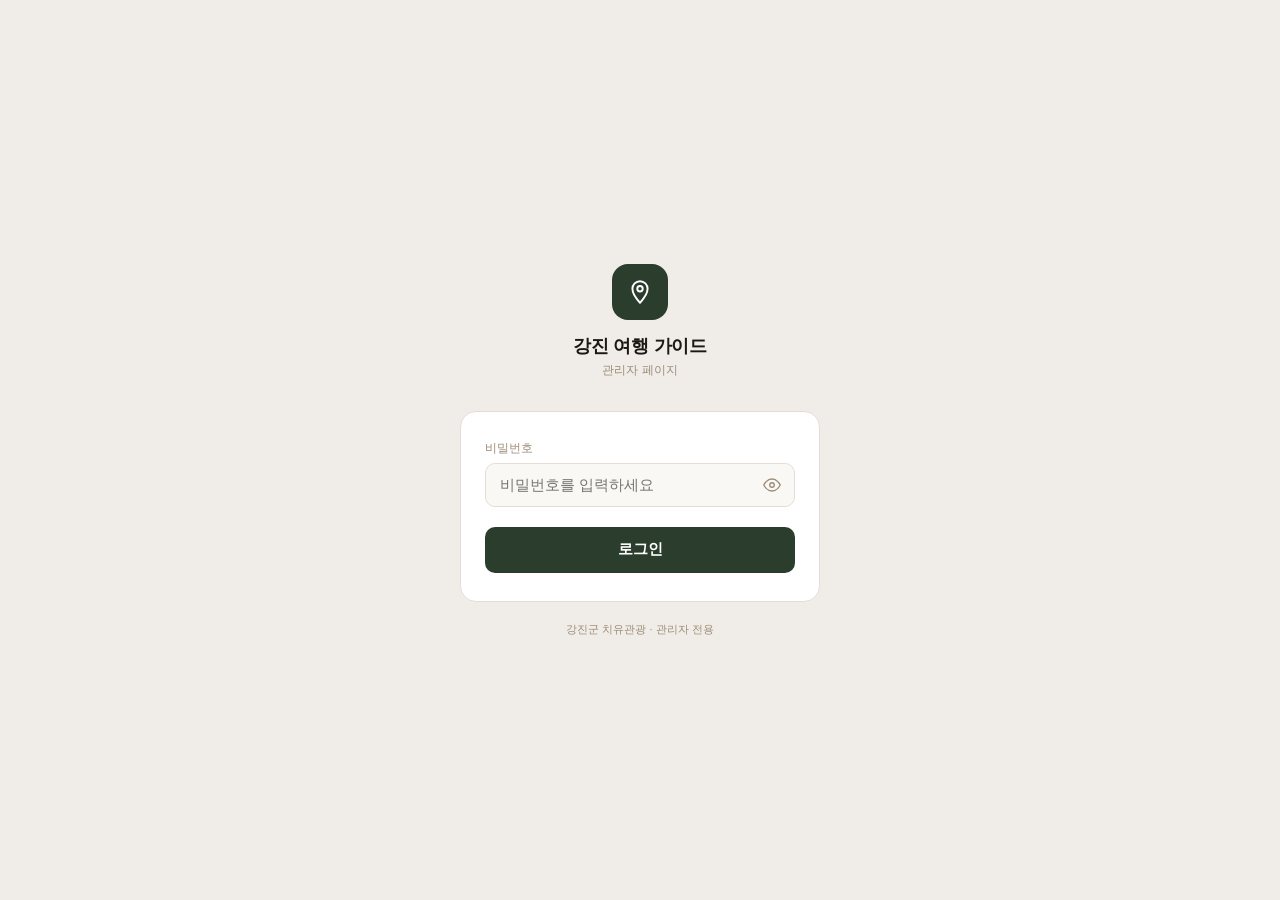
<file: admin/index.html>
<!DOCTYPE html>
<html lang="ko">
<head>
<meta charset="UTF-8">
<meta name="viewport" content="width=device-width, initial-scale=1.0">
<title>관리자 로그인 — 강진 여행 가이드</title>
<style>
  *{box-sizing:border-box;margin:0;padding:0;}
  :root{--green:#2B3D2C;--green-l:#4A6B4C;--green-t:#EBF1E8;--cream:#FAF8F4;--stone:#F0EDE8;--border:#E5DDD5;--text:#1C1814;--muted:#9C8B78;--red:#E05C5C;--radius:10px;}
  body{font-family:-apple-system,'Apple SD Gothic Neo','Noto Sans KR',sans-serif;background:var(--stone);min-height:100vh;display:flex;align-items:center;justify-content:center;padding:1rem;}
  .wrap{width:100%;max-width:360px;}
  .brand{text-align:center;margin-bottom:2rem;}
  .brand-icon{width:56px;height:56px;background:var(--green);border-radius:16px;display:flex;align-items:center;justify-content:center;margin:0 auto 14px;}
  .brand-icon svg{width:26px;height:26px;fill:none;stroke:#fff;stroke-width:1.8;stroke-linecap:round;stroke-linejoin:round;}
  .brand h1{font-size:18px;font-weight:600;color:var(--text);letter-spacing:-0.3px;}
  .brand p{font-size:12px;color:var(--muted);margin-top:4px;}
  .card{background:#fff;border:1px solid var(--border);border-radius:16px;padding:28px 24px;}
  .field{margin-bottom:16px;}
  .field label{display:block;font-size:12px;font-weight:500;color:var(--muted);margin-bottom:6px;}
  .input-wrap{position:relative;}
  .input-wrap input{width:100%;height:44px;border:1px solid var(--border);border-radius:var(--radius);padding:0 40px 0 14px;font-size:15px;color:var(--text);background:var(--cream);outline:none;font-family:inherit;transition:border-color 0.15s,background 0.15s;}
  .input-wrap input:focus{border-color:var(--green);background:#fff;}
  .input-wrap input.error{border-color:var(--red);background:#FFF8F8;}
  .toggle-pw{position:absolute;right:10px;top:50%;transform:translateY(-50%);background:none;border:none;cursor:pointer;padding:4px;color:var(--muted);display:flex;align-items:center;}
  .toggle-pw svg{width:18px;height:18px;fill:none;stroke:currentColor;stroke-width:1.8;stroke-linecap:round;stroke-linejoin:round;}
  .error-msg{font-size:11px;color:var(--red);margin-top:5px;display:none;}
  .error-msg.show{display:block;}
  .btn-login{width:100%;height:46px;background:var(--green);color:#fff;border:none;border-radius:var(--radius);font-size:15px;font-weight:600;cursor:pointer;font-family:inherit;transition:background 0.15s,transform 0.1s;margin-top:4px;}
  .btn-login:hover{background:var(--green-l);}
  .btn-login:active{transform:scale(0.98);}
  .btn-login.loading{background:var(--green-t);color:var(--green-l);pointer-events:none;}
  .footer{text-align:center;margin-top:20px;font-size:11px;color:var(--muted);}
  .shake{animation:shake 0.35s ease;}
  @keyframes shake{0%,100%{transform:translateX(0);}20%{transform:translateX(-6px);}40%{transform:translateX(6px);}60%{transform:translateX(-4px);}80%{transform:translateX(4px);}}
</style>
</head>
<body>
<div class="wrap">
  <div class="brand">
    <div class="brand-icon">
      <svg viewBox="0 0 24 24"><path d="M12 2C8.13 2 5 5.13 5 9c0 5.25 7 13 7 13s7-7.75 7-13c0-3.87-3.13-7-7-7z"/><circle cx="12" cy="9" r="2.5"/></svg>
    </div>
    <h1>강진 여행 가이드</h1>
    <p>관리자 페이지</p>
  </div>

  <div class="card" id="loginCard">
    <div class="field">
      <label for="password">비밀번호</label>
      <div class="input-wrap">
        <input type="password" id="password" placeholder="비밀번호를 입력하세요" autocomplete="current-password"/>
        <button class="toggle-pw" type="button" id="togglePw">
          <svg id="eyeIcon" viewBox="0 0 24 24">
            <path d="M1 12s4-8 11-8 11 8 11 8-4 8-11 8-11-8-11-8z"/>
            <circle cx="12" cy="12" r="3"/>
          </svg>
        </button>
      </div>
      <div class="error-msg" id="errorMsg">비밀번호가 올바르지 않습니다.</div>
    </div>
    <button class="btn-login" id="loginBtn" type="button">로그인</button>
  </div>

  <div class="footer">강진군 치유관광 · 관리자 전용</div>
</div>

<script src="js/config.js"></script>
<script src="js/auth.js"></script>
<script>
  // 이미 로그인된 경우 대시보드로
  if (Auth.isLoggedIn()) window.location.href = 'dashboard.html';

  const input     = document.getElementById('password');
  const btn       = document.getElementById('loginBtn');
  const errMsg    = document.getElementById('errorMsg');
  const toggleBtn = document.getElementById('togglePw');
  const eyeIcon   = document.getElementById('eyeIcon');
  const card      = document.getElementById('loginCard');

  // 비밀번호 표시/숨김
  toggleBtn.addEventListener('click', () => {
    const isText = input.type === 'text';
    input.type   = isText ? 'password' : 'text';
    eyeIcon.innerHTML = isText
      ? '<path d="M1 12s4-8 11-8 11 8 11 8-4 8-11 8-11-8-11-8z"/><circle cx="12" cy="12" r="3"/>'
      : '<path d="M17.94 17.94A10.07 10.07 0 0 1 12 20c-7 0-11-8-11-8a18.45 18.45 0 0 1 5.06-5.94M9.9 4.24A9.12 9.12 0 0 1 12 4c7 0 11 8 11 8a18.5 18.5 0 0 1-2.16 3.19m-6.72-1.07a3 3 0 1 1-4.24-4.24"/><line x1="1" y1="1" x2="23" y2="23"/>';
  });

  function showError() {
    input.classList.add('error');
    errMsg.classList.add('show');
    card.classList.add('shake');
    card.addEventListener('animationend', () => card.classList.remove('shake'), { once: true });
  }

  function clearError() {
    input.classList.remove('error');
    errMsg.classList.remove('show');
  }

  // 로그인 — Apps Script 호출 없이 브라우저에서 직접 비교
  function login() {
    const pw = input.value.trim();
    if (!pw) { showError(); return; }

    btn.classList.add('loading');
    btn.textContent = '확인 중...';

    setTimeout(() => {
      if (pw === CONFIG.ADMIN_PASSWORD) {
        // 로그인 성공
        Auth.login(pw);
        btn.textContent = '로그인 중...';
        setTimeout(() => { window.location.href = 'dashboard.html'; }, 300);
      } else {
        // 로그인 실패
        btn.classList.remove('loading');
        btn.textContent = '로그인';
        showError();
        input.value = '';
        input.focus();
      }
    }, 400);
  }

  btn.addEventListener('click', login);
  input.addEventListener('keydown', e => { if (e.key === 'Enter') login(); });
  input.addEventListener('input', clearError);
</script>
</body>
</html>
</file>
